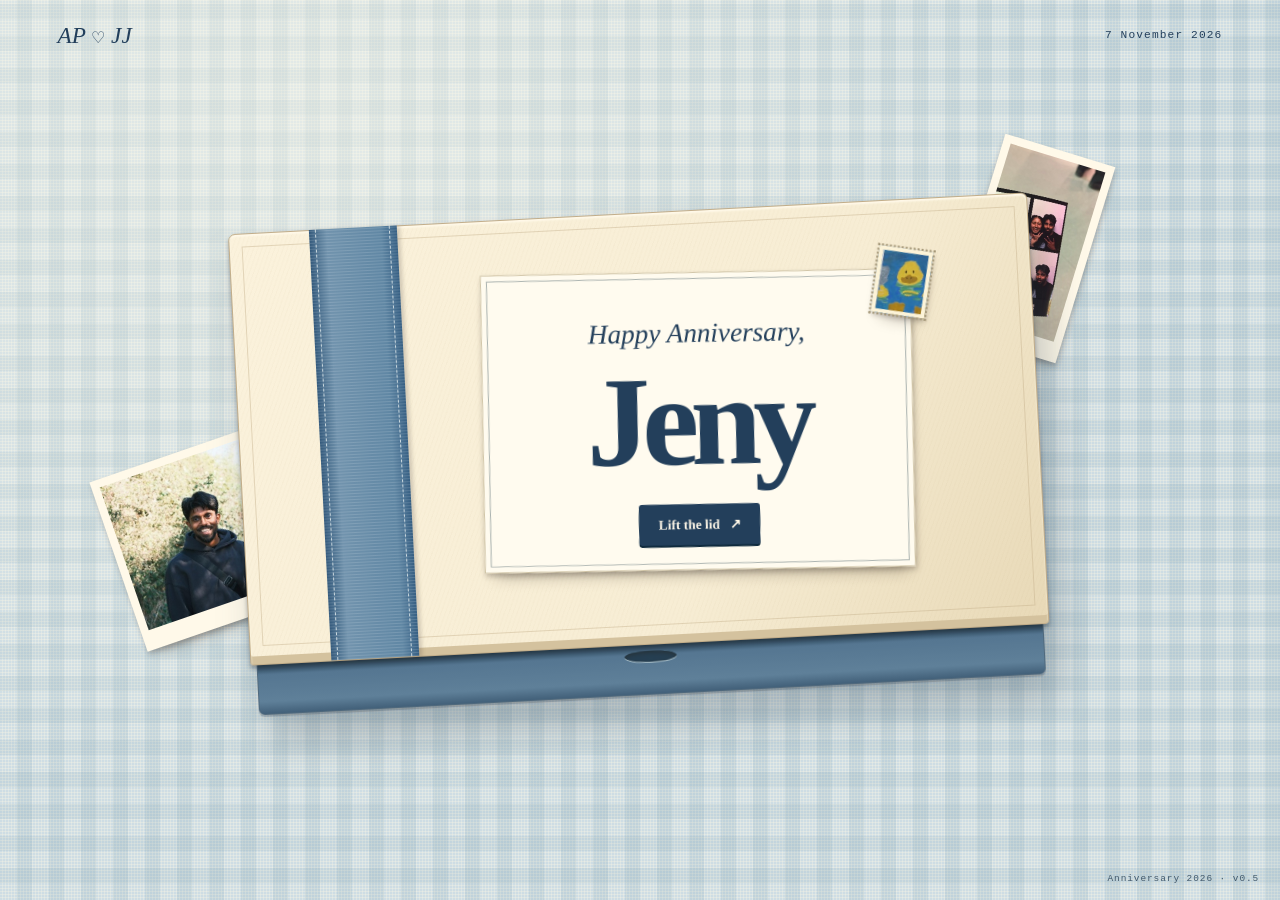
<file: index.html>
<!doctype html>
<html lang="en">
<head>
  <meta charset="UTF-8">
  <meta name="viewport" content="width=device-width, initial-scale=1">
  <meta name="theme-color" content="#cad9e3">
  <title>For Jeny · Our keepsake box</title>
  <link rel="icon" href="data:image/svg+xml,%3Csvg xmlns='http://www.w3.org/2000/svg' viewBox='0 0 64 64'%3E%3Ctext y='.9em' font-size='54'%3E💌%3C/text%3E%3C/svg%3E">
  <link rel="stylesheet" href="styles.css?v=0.5">
</head>
<body>
  <main class="desk">
    <header class="mast"><span class="monogram">AP <i>♡</i> JJ</span><time datetime="2026-11-07">7 November 2026</time></header>
    <section class="tabletop" aria-label="Jeny’s anniversary shoebox">
      <div class="table-print" aria-hidden="true"><img src="assets/autumn-portrait.jpg" alt=""></div>
      <div class="table-strip" aria-hidden="true"><img src="assets/fairgame-strip.jpg" alt=""></div>
      <div class="box" id="box">
        <div class="inside" id="keepsakes" hidden>
          <header class="box-header"><h2>Things I kept for you</h2><button type="button" id="close-lid">Close lid</button></header>
          <div class="objects">
            <button class="object folded" data-object="fit" aria-label="Unfold the fit-check note">
              <span class="pin" aria-hidden="true"></span><span>I did watch<br>them btw.</span><i aria-hidden="true">♡</i>
            </button>
            <button class="object snapshots" data-object="firsts" aria-label="Open the three first-date screenshots">
              <img src="assets/first-date-snapchat.png" alt=""><span>Before we met</span>
            </button>
            <button class="object receipt" data-object="receipt" aria-label="Read the birthday receipt">
              <strong>Krispy Kreme</strong><span class="receipt-rule">Birthday treats</span><i>Too Good To Go</i><span class="barcode" aria-hidden="true"></span>
            </button>
            <button class="object photo-pile" data-object="photos" aria-label="Browse the pile of 23 photos">
              <span class="strip-peek" aria-hidden="true"></span><span class="pile-front"><img src="assets/winter-fair.jpg" alt=""><span>our photos</span></span>
            </button>
            <button class="object letters" data-object="letters" aria-label="Untie the little letters">
              <span class="twine" aria-hidden="true"></span><span>Little<br>letters</span>
            </button>
            <button class="object envelope" data-object="anniversary" aria-label="Open the 7 November envelope">
              <span class="envelope-flap" aria-hidden="true"></span><i class="seal" aria-hidden="true">♡</i><span class="address">7 November</span>
            </button>
          </div>
        </div>
        <div class="lid">
          <div class="ribbon" aria-hidden="true"></div>
          <div class="lid-label">
            <div class="duck-stamp" aria-hidden="true"></div>
            <p>Happy Anniversary,</p>
            <h1>Jeny</h1>
            <button type="button" id="lift" aria-controls="keepsakes" aria-expanded="false">Lift the lid <span aria-hidden="true">↗</span></button>
          </div>
        </div>
        <div class="box-front" aria-hidden="true"><i></i></div>
      </div>
    </section>
    <footer class="version">Anniversary 2026 · v0.5</footer>
  </main>
  <dialog class="reader" aria-labelledby="reader-title">
    <div class="reader-top"><h2 id="reader-title"></h2><button class="put-back" type="button">Put back <span aria-hidden="true">↩</span></button></div>
    <div class="pages"></div>
    <nav class="reader-controls" aria-label="Keepsake pages">
      <button type="button" class="previous" aria-label="Previous page">←</button>
      <output class="position"></output>
      <button type="button" class="next" aria-label="Next page">→</button>
    </nav>
    <div class="contact-sheet" aria-label="Choose a print"></div>
  </dialog>
  <noscript>Turn on JavaScript to open Jeny’s keepsake box.</noscript>
  <script type="module" src="script.js?v=0.5"></script>
</body>
</html>
</file>
<file: styles.css>
:root {
  color-scheme: light;
  --ink: #233f5b;
  --blue: #345776;
  --paper: #fff8e7;
  --hand: "Bradley Hand", "Segoe Print", "Palatino Linotype", Georgia, cursive;
  --serif: Georgia, "Times New Roman", serif;
  --mono: "Courier New", monospace;
  --shadow: 1px 3px 5px #392c2640, 2px 11px 16px -9px #30251a66;
  color: var(--ink); font-family: var(--serif); background: #cfdee5;
}
*, *::before, *::after { box-sizing: border-box; }
body { margin: 0; }
[hidden] { display: none !important; }
button, a { color: inherit; }
button { border: 0; background: none; font: inherit; cursor: pointer; }
button:focus-visible, a:focus-visible { outline: 3px solid #004f91; outline-offset: 4px; }
button:disabled { opacity: .3; cursor: default; }
.desk {
  min-height: 100vh; min-height: 100svh; display: grid; grid-template-rows: auto 1fr auto; overflow: clip;
  background-color: #cedde4;
  background-image: radial-gradient(ellipse at 25% 12%, #fffbeb70, transparent 64%),
    repeating-linear-gradient(0deg, transparent 0 17px, #5f899e19 17px 32px),
    repeating-linear-gradient(90deg, transparent 0 17px, #5f899e20 17px 32px),
    repeating-linear-gradient(0deg, transparent 0 2px, #f8f4e45c 2px 3px),
    repeating-linear-gradient(90deg, transparent 0 2px, #fff9e64a 2px 3px);
}
.mast { display: flex; align-items: center; justify-content: space-between; padding: 1.4rem clamp(1.2rem, 4.5vw, 5rem) 0; }
.monogram { font: italic 1.45rem var(--serif); }
.monogram i { font: 1rem var(--hand); }
.mast time, .version { font: .7rem/1.4 var(--mono); letter-spacing: .1em; }
.version { justify-self: end; padding: .9rem 1.3rem; font-size: .59rem; color: #40586b; }
.tabletop { display: grid; place-items: center; min-width: 0; position: relative; padding: 5.5rem 2rem; isolation: isolate; }
.table-print, .table-strip { position: absolute; z-index: -1; pointer-events: none; background: #fff9e9; padding: .5rem .5rem 1.25rem; box-shadow: var(--shadow); }
.table-print { width: clamp(9rem, 19vw, 18rem); top: 48%; left: max(4%, calc(50% - 33rem)); transform: rotate(-19deg); }
.table-strip { top: 12%; right: max(8%, calc(50% - 28rem)); width: clamp(4rem, 9vw, 8rem); transform: rotate(17deg); }
.table-print img, .table-strip img { width: 100%; display: block; }
.box { position: relative; width: min(50rem, 83vw); transform: rotate(-3deg); filter: drop-shadow(.75rem 1.8rem 1.25rem #3444534a); }
.box-front {
  position: relative; height: clamp(1.8rem, 4vw, 3.2rem); margin: -1px .8% 0; border-radius: 1px 1px 6px 6px;
  background: linear-gradient(#263e50 0%, #557691 20%, #5f8099 75%, #426079 100%);
  border: 1px solid #50697c; box-shadow: 0 2px 1px #35435146;
}
.box-front i { position: absolute; left: calc(50% - 1.6rem); top: .35rem; width: 3.2rem; height: .7rem; border-radius: 100%; background: #263f52; box-shadow: inset 0 2px 4px #27343b, 0 1px 0 #acc1ca; }
.lid {
  position: relative; z-index: 1; min-height: clamp(20rem, 34vw, 27rem); display: grid; align-items: center; justify-items: center;
  background: repeating-linear-gradient(112deg, transparent 0 3px, #b49d6e0c 3px 4px), linear-gradient(120deg, #fbf2dc, #f7edd4 63%, #e8d9b7);
  border: 1px solid #c2ad89; border-radius: 7px 6px 4px 3px;
  box-shadow: inset 0 2px 2px #fff9e9, inset 0 -8px 0 #d4c29e, 0 3px 4px #28323b6b;
}
.lid::before { content: ""; position: absolute; inset: 12px 12px 18px; border: 1px solid #c2ad8870; pointer-events: none; }
.ribbon {
  position: absolute; inset: -1px auto 0 10%; width: 11%;
  background: repeating-linear-gradient(0deg, #fff2 0 1px, transparent 1px 3px), linear-gradient(90deg, #345a7c, #7193ad 20%, #6087a4 82%, #365f83);
  box-shadow: 3px 1px 4px #392e2933;
}
.ribbon::after { content: ""; position: absolute; inset: 0 7%; border-inline: 1px dashed #cbd9df; }
.lid-label {
  position: relative; margin: .6rem 0 1.2rem 15%; width: 54%; padding: clamp(1.7rem, 3.2vw, 3rem) .8rem 1.5rem;
  text-align: center; transform: rotate(2deg); background: #fffbef; border: 1px solid #d1c5a7;
  outline: 1px solid #aab2af; outline-offset: -7px; box-shadow: var(--shadow);
}
.duck-stamp {
  position: absolute; width: clamp(2.5rem, 4.2vw, 4rem); aspect-ratio: .8; right: -1.2rem; top: -1.3rem; transform: rotate(9deg);
  border: .28rem solid #fcf3d8; outline: 2px dotted #a59879; box-shadow: var(--shadow);
  background: #6c8eaa url("assets/duck-painting.jpg") 54% 41% / 540% auto no-repeat;
}
.lid-label p { margin: .25rem 0 0; font: italic clamp(1.05rem, 2.4vw, 1.7rem) var(--serif); }
h1 { margin: -.05em 0 .04em; font: 600 clamp(5rem, 10vw, 8.3rem)/1.22 var(--hand); letter-spacing: -.065em; }
#lift, .put-back, #close-lid, .turn, .original {
  font: 600 .84rem/1.3 var(--serif); border-radius: 3px; text-decoration: none;
}
#lift { background: var(--ink); color: #fff8e9; padding: .75rem 1.2rem; box-shadow: 0 2px 0 #0e293c; }
#lift span { padding-left: .4rem; }
.box.is-open { width: min(57rem, 91vw); transform: rotate(-.65deg); }
.desk:has(.is-open) .tabletop { padding-block: 2rem; }
.inside {
  position: relative; padding: 1.2rem clamp(1rem, 4vw, 3.5rem) 2.5rem;
  border: clamp(.65rem, 1.5vw, 1.25rem) solid #b79976; border-color: #9c7c59 #c2a888 #dbc3a4 #ae9270;
  outline: 4px solid #55718a; border-radius: 3px;
  background: linear-gradient(35deg, transparent 46%, #bfb09535 49%, #fff9df90 50%, transparent 55%),
    repeating-linear-gradient(115deg, transparent 0 3px, #b3906230 4px, transparent 5px), #eadcc1;
  box-shadow: inset 0 .5rem 1.2rem #59432e42;
}
.box.is-open .box-front { margin-inline: 0; height: 1.65rem; }
.box-header { display: flex; justify-content: space-between; gap: 1rem; align-items: center; padding: 0 0 1rem; }
.box-header h2 { font: italic clamp(1.25rem, 2.8vw, 2rem)/1.1 var(--serif); margin: 0; }
#close-lid, .put-back { min-height: 44px; color: #324d61; text-decoration: underline; text-underline-offset: .25em; }
.objects { display: grid; grid-template-columns: repeat(3, minmax(0,1fr)); gap: clamp(1rem, 3vw, 3rem); align-items: center; justify-items: center; }
.object { --angle: -4deg; --rest: 0deg; position: relative; isolation: isolate; width: 88%; min-height: 5rem; transform: rotate(calc(var(--angle) + var(--rest))); transition: transform .2s; box-shadow: var(--shadow); }
.object.returned { --rest: 3deg; }
.object:hover, .object:focus-visible { transform: translateY(-4px) rotate(calc(var(--angle) + var(--rest))); z-index: 2; }
.folded {
  background: repeating-linear-gradient(#fbf5dc 0 17px, #b3c4c580 18px 19px), #fcf5dc;
  padding: 1.5rem .5rem 1rem; font: bold clamp(1.1rem, 2.3vw, 1.75rem)/1.04 var(--hand);
  border-radius: 2px 2px 15px 3px;
}
.folded i { display: block; color: #ac6654; font: 1.2rem var(--hand); margin-top: .35rem; }
.pin { position: absolute; top: -.25rem; left: 49%; width: .7rem; height: .7rem; border-radius: 50%; background: radial-gradient(circle at 32% 25%, #a9c1d1, #4c6c85 68%); box-shadow: 1px 2px 3px #394b5659; }
.snapshots, .pile-front { padding: .42rem .42rem .5rem; background: #fffdf5; }
.snapshots { --angle: 4deg; width: 70%; box-shadow: 3px 3px #d6cbbb, 5px 6px #fff9e8, var(--shadow); }
.snapshots img, .pile-front img { width: 100%; height: clamp(5rem, 8vw, 7.8rem); object-fit: cover; display: block; }
.snapshots img { object-position: center 36%; }
.snapshots span, .pile-front span { display: block; font: bold 1rem/1.2 var(--hand); padding-top: .35rem; }
.receipt {
  --angle: -6deg; padding: 1.4rem .55rem .95rem; width: 82%; background: #fffdf3;
  border-bottom: 3px dotted #b9ab92; color: #525342; font: .7rem var(--mono);
}
.receipt strong { display: block; font: bold italic clamp(1.15rem, 2vw, 1.6rem) var(--serif); color: #a23c38; }
.receipt span, .receipt i { display: block; }
.receipt-rule { text-transform: uppercase; letter-spacing: .08em; margin: .6rem 0 .55rem; padding: .4rem 0; border-block: 1px dashed #938979; }
.barcode { width: 59%; height: .8rem; margin: .75rem auto 0; background: repeating-linear-gradient(90deg,#484338 0 1px,transparent 1px 3px,#484338 3px 5px,transparent 5px 8px); }
.photo-pile { --angle: -7deg; width: 70%; margin-right: 12%; padding: 0; background: #f7f2db; }
.pile-front { display: block; transform: rotate(2deg); box-shadow: var(--shadow); }
.pile-front img { object-position: center 55%; }
.strip-peek { position: absolute; z-index: -1; right: -13%; top: -10%; width: 50%; height: 108%; background: #eee6ce url("assets/fairgame-strip.jpg") center / cover; transform: rotate(19deg); border: 3px solid #fcf3de; box-shadow: var(--shadow); }
.letters { --angle: 5deg; padding: 1.2rem 0 1.2rem 20%; background: #eee4bd; border: 1px solid #d6cba7; box-shadow: 2px 3px #fdf4d5, 4px 5px #d4c29c, 4px 7px #f7efd4, var(--shadow); font: italic clamp(1.1rem, 2.7vw, 2rem)/1 var(--serif); }
.twine { position: absolute; inset: -3px auto -4px 18%; width: 4px; transform: rotate(-6deg); background: repeating-linear-gradient(40deg,#af9264 0 3px,#dfc796 4px 6px); box-shadow: 1px 1px 2px #8a6d4a73; }
.envelope { --angle: -4deg; width: 96%; aspect-ratio: 1.62; background: linear-gradient(30deg,#91aabd,#b0c6d2); border: 1px solid #7d94a5; padding: 0; }
.envelope-flap { position: absolute; inset: 0 0 37%; background: linear-gradient(15deg, #8faabd, #c5d6de); clip-path: polygon(0 0,100% 0,50% 100%); }
.seal { position: absolute; left: 50%; top: 45%; transform: translate(-50%,-50%); border-radius: 44% 52% 48% 50%; background: #934d4b; box-shadow: inset 1px 1px 1px #c48879, 1px 2px 3px #53403e70; color: #f3b9a0; width: 1.6rem; height: 1.5rem; font: 1rem/1.5rem var(--serif); }
.address { position: absolute; bottom: .65rem; inset-inline: 0; font: bold clamp(1rem, 2vw, 1.4rem)/1 var(--hand); }
body:has(dialog[open]) { overflow: hidden; }
.reader {
  width: min(37rem, calc(100% - 1.5rem)); max-height: 92vh; max-height: 92dvh; padding: 0;
  background: #f7eed8; border: 1px solid #ac9778; border-radius: 5px; box-shadow: 0 1rem 5rem #13293866; color: var(--ink);
}
.reader::backdrop { background: #172e41a8; backdrop-filter: blur(3px); }
.reader-top { display: flex; align-items: center; justify-content: space-between; gap: .6rem; padding: .35rem 1.2rem; position: sticky; top: 0; z-index: 1; background: #f7eed8fa; border-bottom: 1px solid #cfc6b2; }
.reader-top h2 { margin: 0; font: italic clamp(1.12rem, 4vw, 1.45rem) var(--serif); }
.put-back { white-space: nowrap; }
.pages { padding: 1.1rem clamp(.8rem, 4vw, 2rem); }
.sheet { padding: clamp(1.1rem, 4vw, 2.2rem); background: var(--paper); box-shadow: var(--shadow); border: 1px solid #d6c9ac; }
.sheet p { font: 1.03rem/1.58 var(--serif); white-space: pre-line; overflow-wrap: anywhere; margin: .75rem 0; }
.sheet p:first-child { margin-top: 0; }
.sheet p:last-child { margin-bottom: 0; }
.sheet .inscription, .paper-title { font: bold 1.35rem/1.25 var(--hand); margin: 0 0 .8rem; }
.sheet .question { font-style: italic; }
.pages .receipt-back { background: #fffdf1; border-bottom: 3px dotted #ac9f82; }
.receipt-back p { font: .97rem/1.6 var(--mono); }
.paper-title { color: #7a4945; }
.pages .letter-back { display: grid; min-height: min(45svh, 20rem); place-items: center; text-align: center; }
.letter-back p { font: italic clamp(1.85rem, 5vw, 2.9rem)/1.18 var(--serif); text-wrap: balance; }
.print { margin: 0; padding: .55rem .55rem .8rem; background: #fffdf6; box-shadow: var(--shadow); text-align: center; }
.print img { display: block; width: auto; max-width: 100%; height: auto; max-height: 50svh; object-fit: contain; margin: 0 auto; }
.print figcaption { font: bold 1.15rem/1.3 var(--hand); padding-top: .65rem; }
.print-actions, .reader-controls { display: flex; align-items: center; justify-content: center; gap: 1rem; }
.turn, .original { display: inline-grid; min-height: 44px; padding: .3rem .7rem; place-items: center; text-decoration: underline; text-underline-offset: .22em; }
.reader-controls { padding: 0 .5rem .5rem; }
.reader-controls button { min-width: 44px; min-height: 44px; font-size: 1.4rem; }
.position { font: .8rem var(--mono); }
.contact-sheet { display: flex; gap: .35rem; padding: .5rem 1rem 1rem; overflow-x: auto; }
.contact-sheet button { background: #fff9e7; border: 2px solid transparent; padding: 2px; flex: none; }
.contact-sheet button[aria-current="true"] { border-color: var(--blue); }
.contact-sheet img { display: block; width: 2.6rem; height: 3.2rem; object-fit: cover; }
.is-open .inside { animation: unpack .32s ease-out both; }
@keyframes unpack { from { transform: translateY(.6rem); } }
.lid.lifting { animation: lift .38s ease-in forwards; }
@keyframes lift { to { transform: translate(4%, -17%) rotate(-7deg); opacity: 0; } }
@media (max-width: 620px) {
  .tabletop { padding: 4.5rem 1rem; }
  .box { width: min(88vw, 26rem); }
  .lid { min-height: clamp(16.5rem, 72vw, 21rem); }
  .lid-label { width: 63%; padding: 1.6rem .55rem 1.2rem; }
  .ribbon { left: 7%; width: 10%; }
  .lid-label p { font-size: 1.08rem; }
  h1 { font-size: clamp(4.2rem, 17vw, 6.5rem); }
  .duck-stamp { right: -.8rem; top: -1rem; width: 2.2rem; }
  .table-print { left: 4%; top: calc(50% + 3.5rem); width: 35%; }
  .table-strip { right: 13%; top: calc(50% - 11.3rem); width: 17%; }
  .box.is-open { transform: none; width: min(91vw, 30rem); }
  .inside { padding: .6rem .75rem 1.6rem; }
  .box-header { padding-bottom: 1rem; }
  .objects { grid-template-columns: repeat(2, minmax(0,1fr)); gap: 1.65rem .8rem; }
  .object { width: 90%; }
  .snapshots, .photo-pile { width: 76%; }
  .receipt { width: 93%; }
  .pile-front img, .snapshots img { height: clamp(4rem, 22vw, 8rem); }
  .address { bottom: .45rem; }
  .mast { padding: 1rem 1rem 0; }
  .mast time { font-size: .62rem; }
  .reader-top { padding-inline: .8rem; }
}
@media (prefers-reduced-motion: reduce) {
  *, *::before, *::after { animation: none !important; transition: none !important; scroll-behavior: auto !important; }
}
</file>
